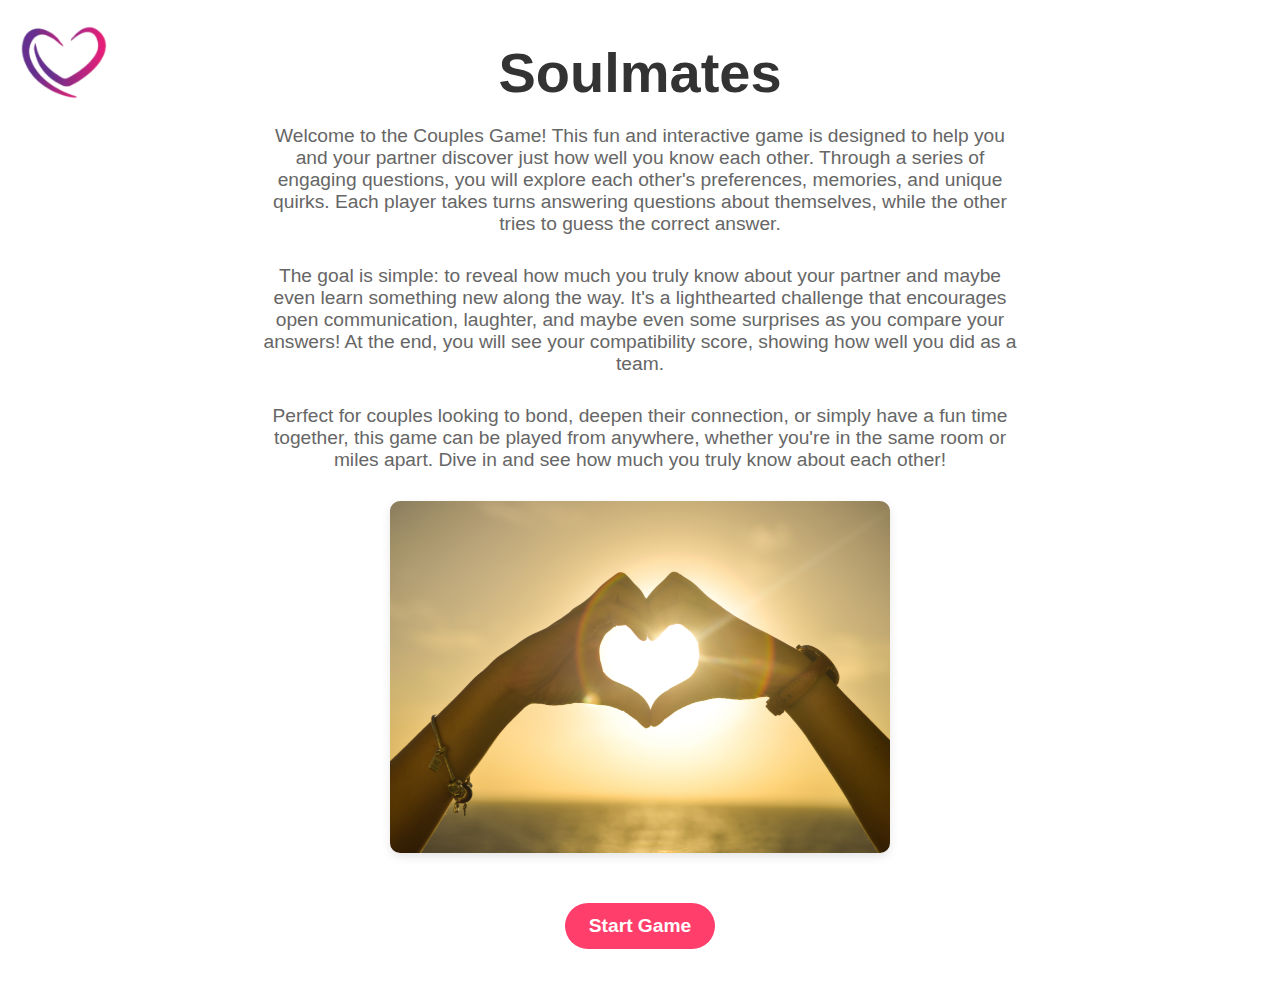
<file: templates/index.html>
<!DOCTYPE html>
<html lang="en">
<head>
    <meta charset="UTF-8">
    <title>Soulmates</title>
    <link rel="stylesheet" href="/static/css/style.css">
    <link rel="icon" type="image/webp" href="/static/icons/logo.webp">
</head>
<body>
    <div class="header">
        <img src="/static/icons/logo.webp" alt="Game Logo">
    </div>
    
    <div class="container">
        <h1>Soulmates</h1>
        <p>Welcome to the Couples Game! This fun and interactive game is designed to help you and your partner discover just how well you know each other. Through a series of engaging questions, you will explore each other's preferences, memories, and unique quirks. Each player takes turns answering questions about themselves, while the other tries to guess the correct answer.</p>
        <p>The goal is simple: to reveal how much you truly know about your partner and maybe even learn something new along the way. It's a lighthearted challenge that encourages open communication, laughter, and maybe even some surprises as you compare your answers! At the end, you will see your compatibility score, showing how well you did as a team.</p>
        <p>Perfect for couples looking to bond, deepen their connection, or simply have a fun time together, this game can be played from anywhere, whether you're in the same room or miles apart. Dive in and see how much you truly know about each other!</p>
        
        
        <div class="image-container">
            <img src="/static/images/center_photo.png" alt="Central Game Photo">
        </div>

        <a href="/start" class="btn">Start Game</a>
    </div>
</body>
</html>
</file>
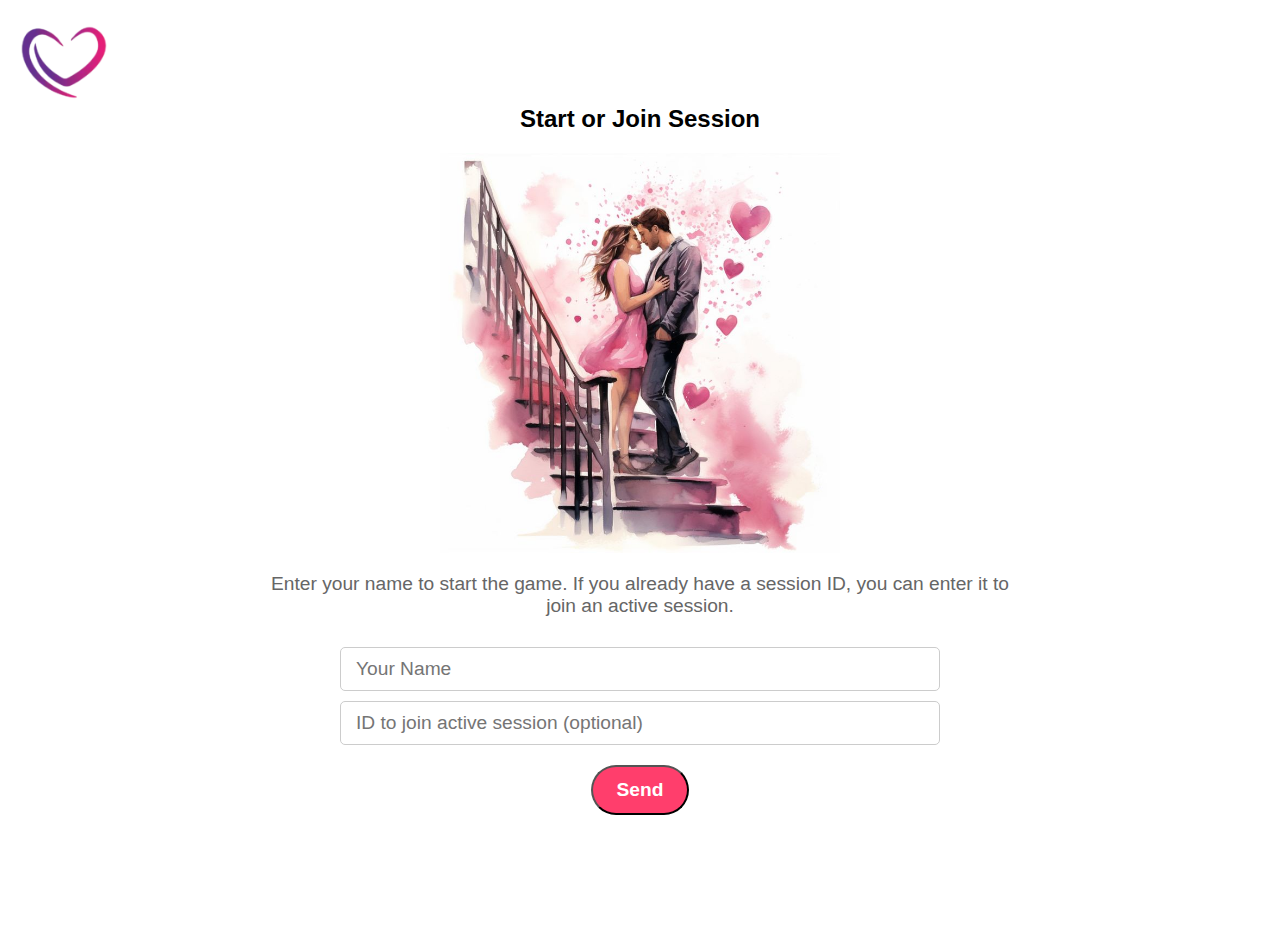
<file: templates/start.html>
<!DOCTYPE html>
<html lang="en">
<head>
    <meta charset="UTF-8">
    <title>Start Game</title>
    <link rel="stylesheet" href="/static/css/style.css">
    <link rel="icon" type="image/webp" href="/static/icons/logo.webp">
</head>
<body>
    <div class="header">
        <img src="/static/icons/logo.webp" alt="Game Logo">
    </div>

    <div class="container">
        <h2>Start or Join Session</h2>
        
        <img src="/static/images/start.jpg" alt="Start Image" style="width: 100%; max-width: 400px; display: block; margin: 20px auto;">
        
        <p class="small-text">Enter your name to start the game. If you already have a session ID, you can enter it to join an active session.</p>
        
        <form action="/submit_session" method="POST">
            <input type="text" name="name" placeholder="Your Name" required style="width: 100%; max-width: 200px; padding: 10px 15px; font-size: 1.2rem; display: block; margin: 10px auto;">
            <input type="text" name="session_id" placeholder="ID to join active session (optional)" style="width: 100%; max-width: 400px; padding: 10px 15px; font-size: 1.2rem; display: block; margin: 10px auto;">
            
            <button type="submit" class="btn" style="display: block; margin: 20px auto;">Send</button>
        </form>
    </div>
</body>
</html>
</file>
<file: static/css/style.css>
/* static/css/style.css */

* {
    box-sizing: border-box;
    margin: 0;
    padding: 0;
}

body {
    font-family: Arial, sans-serif;
    background-color: #fff;
    display: flex;
    justify-content: center;
    align-items: center;
    min-height: 100vh;
    margin: 20px; /* Margen general alrededor de la página */
}

.header {
    position: absolute;
    top: 20px;
    left: 20px;
}

.header img {
    height: 80px; /* Tamaño más grande para el icono */
}

.container {
    text-align: center;
    max-width: 800px;
    padding: 20px;
    background-color: #fff;
    border-radius: 10px;
}

h1 {
    font-size: 3.5rem; /* Tamaño más grande para el título */
    color: #333;
    margin-bottom: 20px;
}

p {
    font-size: 1.2rem;
    color: #666;
    margin-bottom: 30px; /* Espacio adicional debajo del texto */
}

.image-container {
    display: flex;
    justify-content: center;
    margin-bottom: 30px; /* Espacio adicional debajo de la imagen */
}

.image-container img {
    width: 100%;
    max-width: 500px; /* Imagen más grande */
    border-radius: 10px;
    box-shadow: 0 4px 10px rgba(0, 0, 0, 0.1);
}

/* Estilos mejorados para los campos de entrada */
input[type="text"] {
    width: 100%;
    max-width: 800px; /* Ancho máximo aumentado */
    min-width: 600px; /* Ancho mínimo para asegurar que sea suficientemente largo */
    padding: 25px 35px; /* Aumenta el tamaño del campo */
    font-size: 1.7rem; /* Tamaño de fuente más grande */
    margin-bottom: 20px; /* Espacio entre los campos */
    border: 1px solid #ccc;
    border-radius: 5px;
}

.btn {
    display: inline-block;
    padding: 12px 24px;
    font-size: 1.2rem;
    color: #fff;
    background-color: #ff3e6c;
    border-radius: 30px;
    text-decoration: none;
    font-weight: bold;
    margin-top: 20px; /* Espacio adicional encima del botón */
}

.btn:hover {
    background-color: #ff1e5b;
}
</file>
